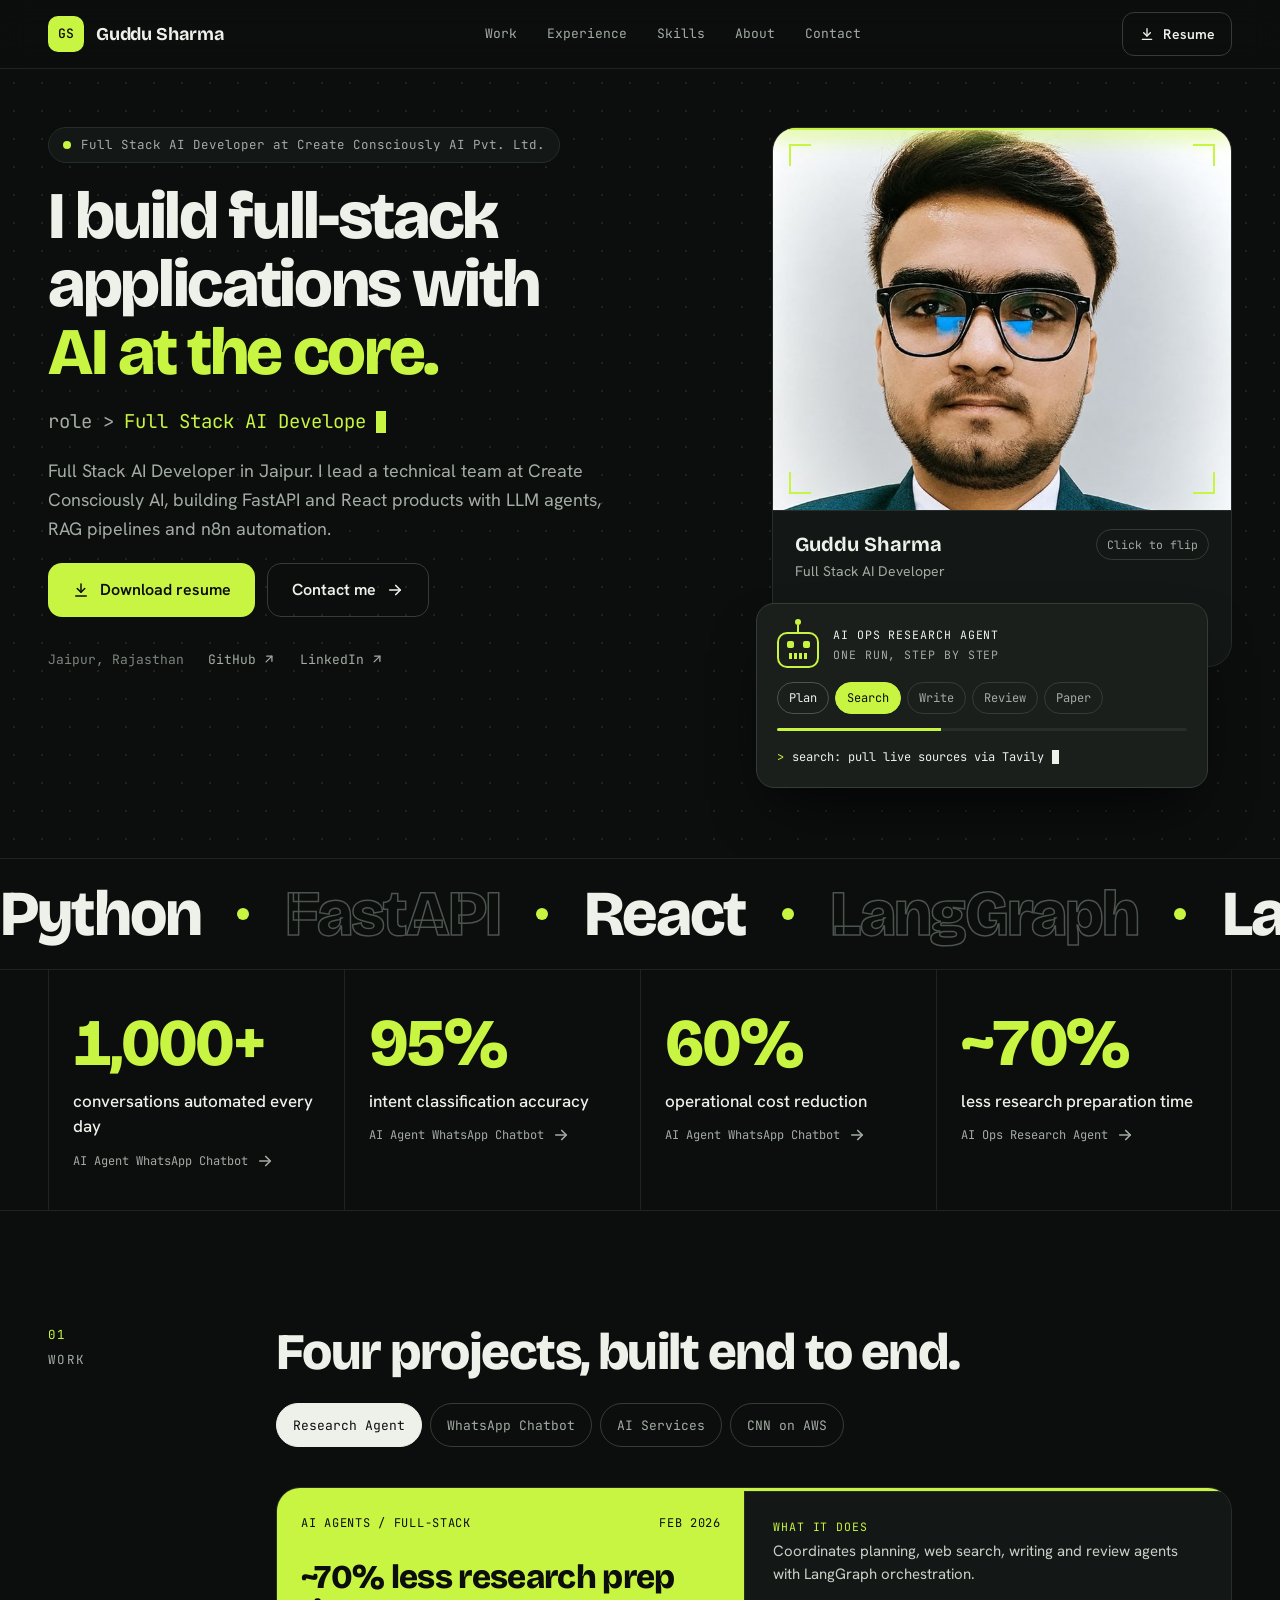
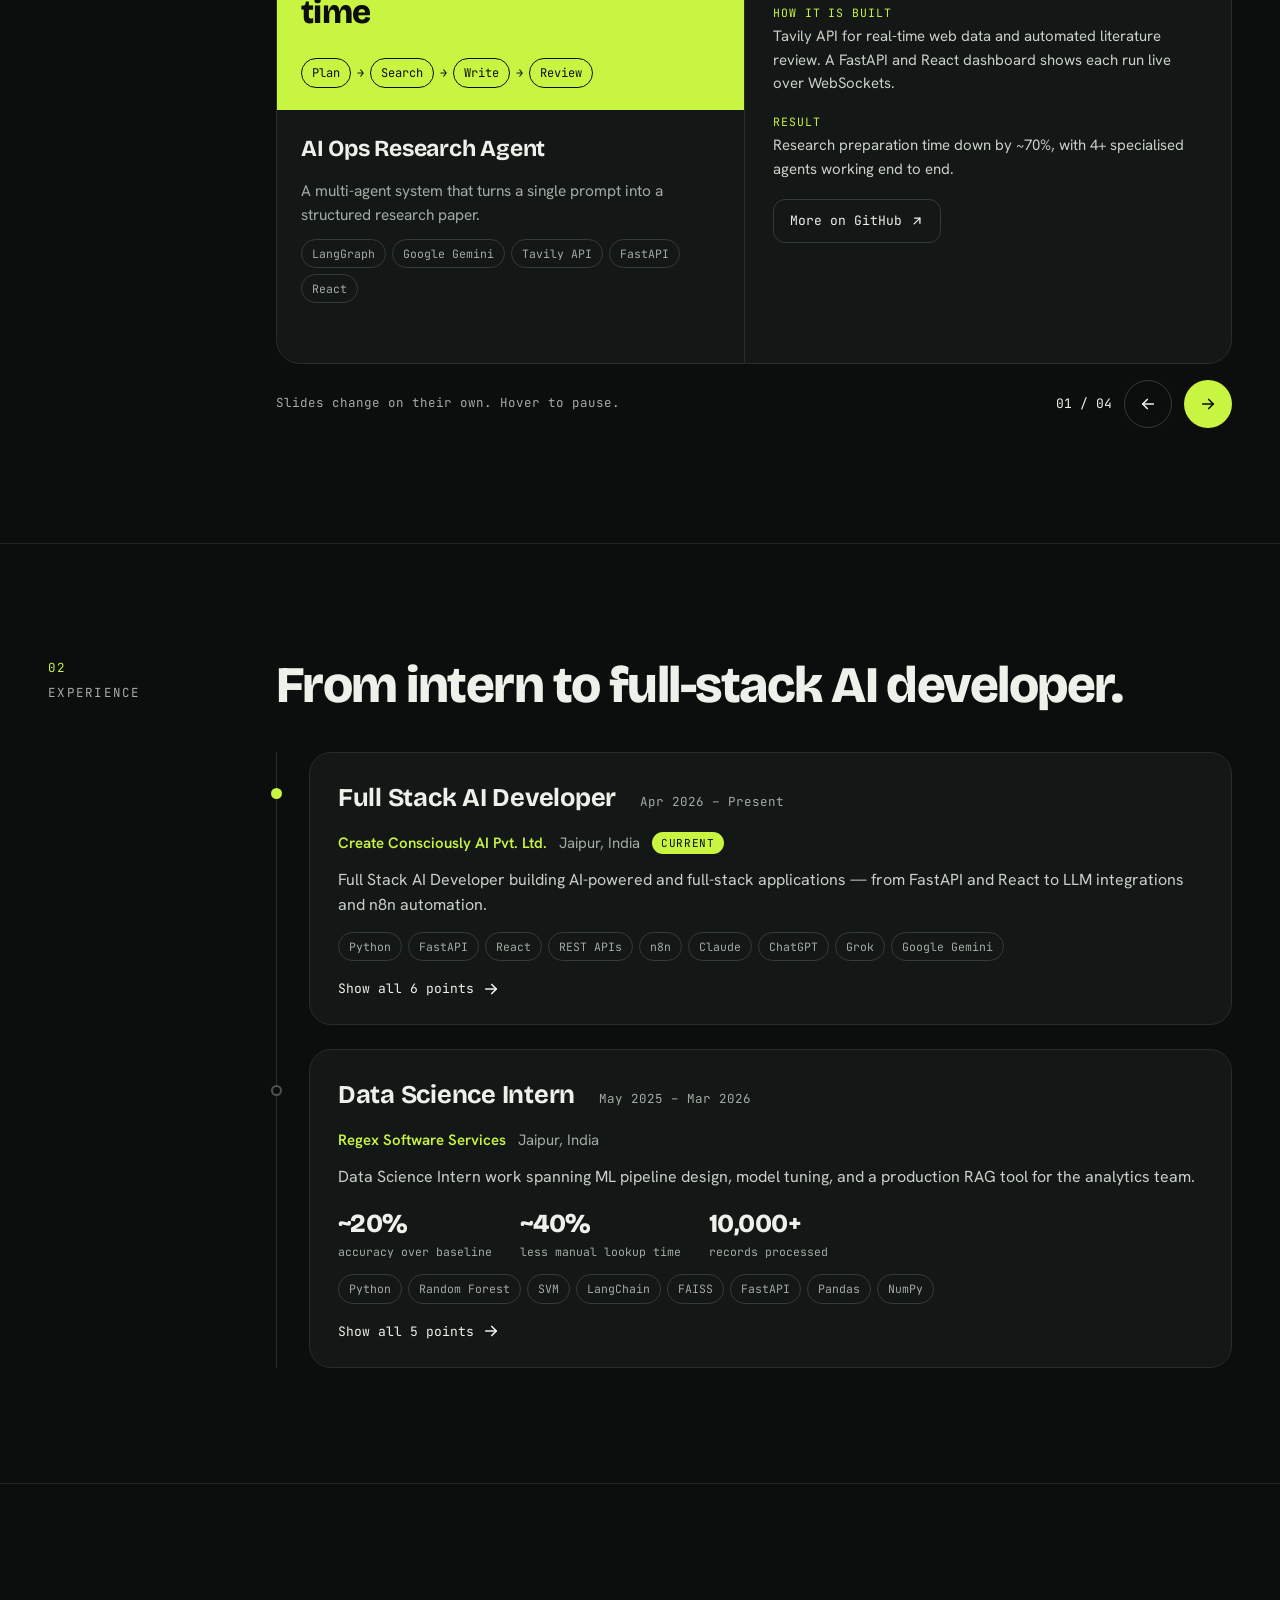
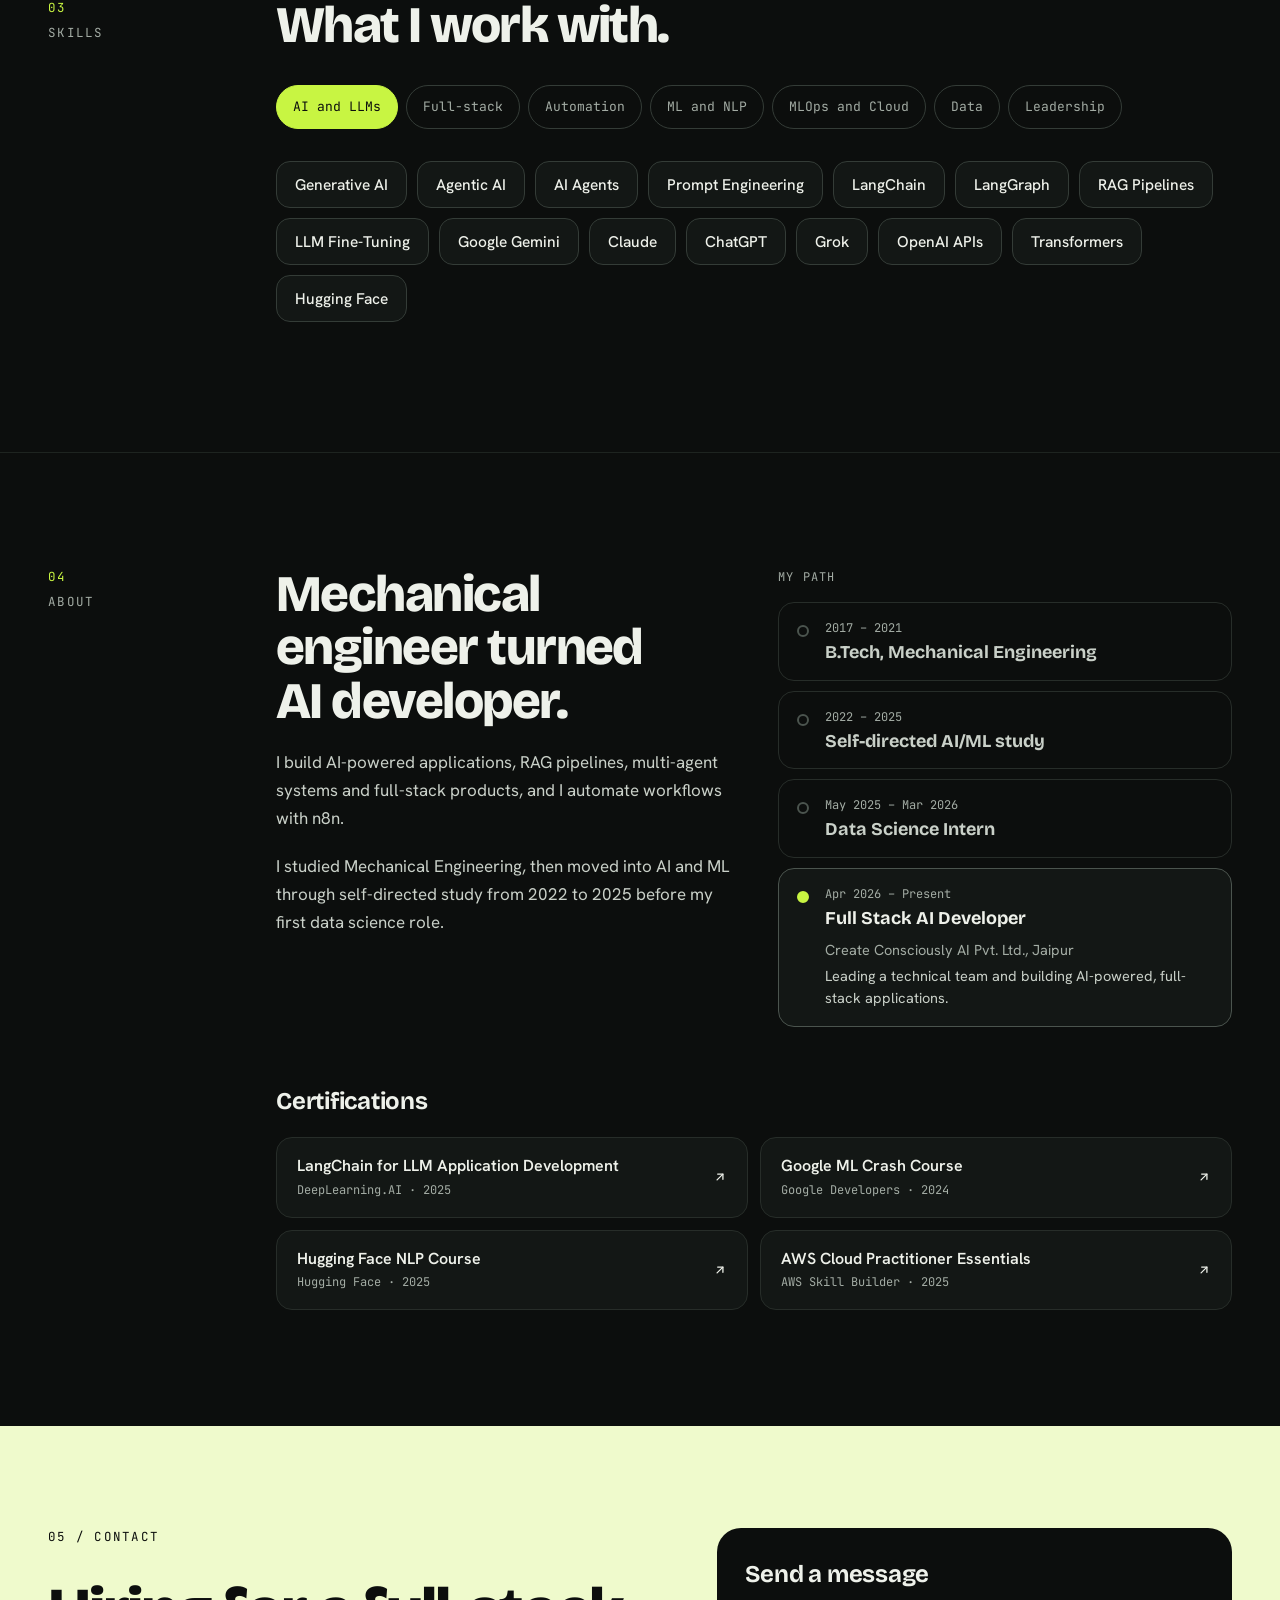
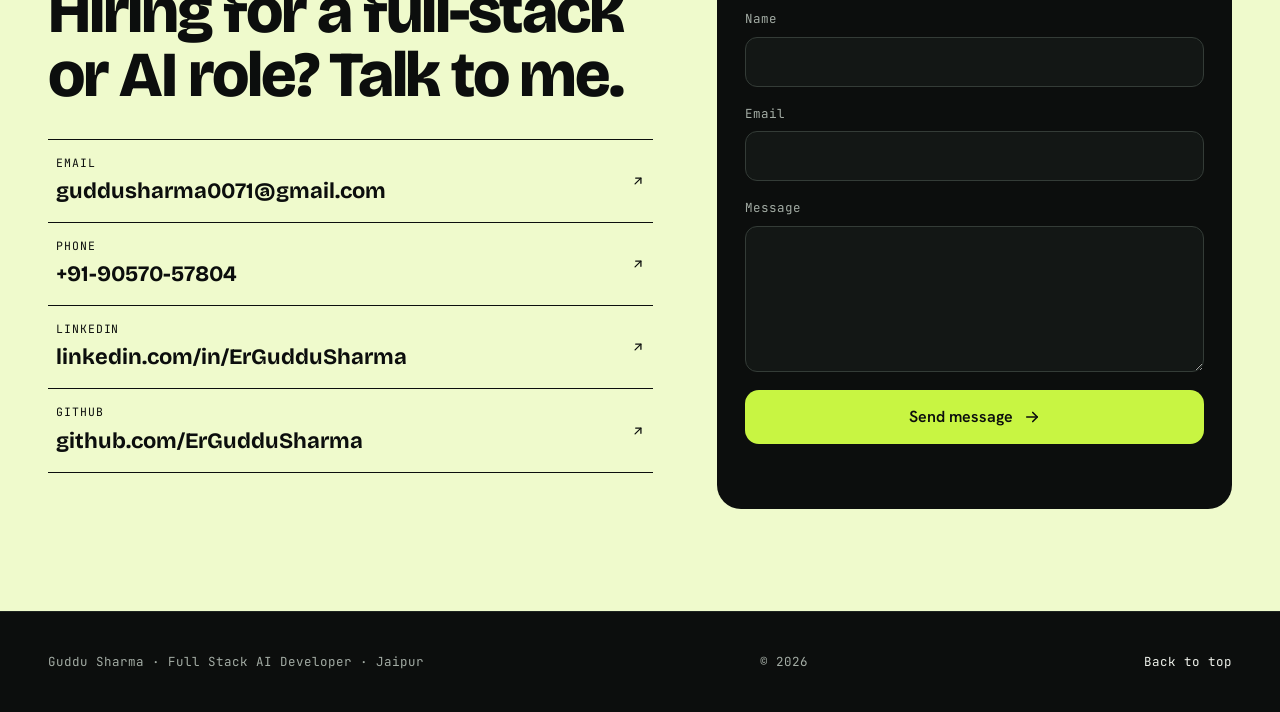
<file: index.html>
<!DOCTYPE html>
<html lang="en">
<head>
    <meta charset="UTF-8">
    <meta name="viewport" content="width=device-width, initial-scale=1.0">
    <title>Guddu Sharma — Full Stack AI Developer</title>
    <meta name="description" content="Guddu Sharma — Full Stack AI Developer in Jaipur. Leading a technical team, building AI agents, RAG pipelines, and full-stack products with FastAPI, React, and n8n.">

    <link rel="canonical" href="https://erguddusharma.github.io/my_portfolio/">

    <meta property="og:type" content="website">
    <meta property="og:url" content="https://erguddusharma.github.io/my_portfolio/">
    <meta property="og:title" content="Guddu Sharma — Full Stack AI Developer">
    <meta property="og:description" content="Full Stack AI Developer in Jaipur. I lead a technical team at Create Consciously AI, building FastAPI and React products with LLM agents, RAG pipelines and n8n automation.">
    <meta property="og:image" content="https://erguddusharma.github.io/my_portfolio/guddu_img.jpeg">
    <meta name="twitter:card" content="summary">

    <link rel="icon" type="image/svg+xml" href="favicon.svg">

    <link rel="preconnect" href="https://fonts.googleapis.com">
    <link rel="preconnect" href="https://fonts.gstatic.com" crossorigin>
    <link href="https://fonts.googleapis.com/css2?family=Bricolage+Grotesque:opsz,wght@12..96,400..800&family=Hanken+Grotesk:wght@400;500;600&family=JetBrains+Mono:wght@400;500&display=swap" rel="stylesheet">
    <link rel="stylesheet" href="src/styles/main.css">
</head>
<body>
    <main id="app"></main>

    <script src="src/config.js"></script>
    <script src="src/data/profile.js"></script>
    <script src="src/data/experience.js"></script>
    <script src="src/data/education.js"></script>
    <script src="src/data/projects.js"></script>
    <script src="src/data/skills.js"></script>
    <script src="src/data/certifications.js"></script>
    <script src="src/main.js"></script>
</body>
</html>
</file>
<file: src/styles/main.css>
/* ============================================================
   Guddu Sharma — portfolio
   Design tokens, keyframes and hover rules carried over verbatim from
   design/portfolio-mockup-reference.html (the approved visual source).
   ============================================================ */

:root {
    --ground: #0C0E0D;
    --surface: #131715;
    --raised: #1A1F1C;

    --hair-1: #1E2420;
    --hair-2: #272D29;
    --hair-3: #343C37;
    --hair-4: #4B544E;

    --text: #EEF1EA;
    --text-dim: #7C857E;
    --secondary: #C9D0C8;
    --muted: #A3ACA4;

    --accent: #C8F542;
    --ink: #0C0E0D;

    --lime: #C8F542;
    --coral: #FF8266;
    --aqua: #5EDCE6;
    --amber: #FFBE55;

    /* mix(accent #C8F542, #FBFCF8, 24%) computed ahead of time since the
       accent is fixed on this site (the mockup's color-picker prop doesn't
       apply here). */
    --contact-bg: #EFFACC;

    --font-display: 'Bricolage Grotesque', 'Trebuchet MS', system-ui, sans-serif;
    --font-body: 'Hanken Grotesk', system-ui, sans-serif;
    --font-mono: 'JetBrains Mono', ui-monospace, Menlo, monospace;

    --container: 1280px;
    --edge: clamp(20px, 4vw, 48px);
    --section-pad: clamp(72px, 9vw, 128px);
    --rail: 180px;
}

* {
    box-sizing: border-box;
}

/* A class setting its own `display` (e.g. .btn-primary { display: inline-flex })
   otherwise beats the UA stylesheet's [hidden] rule on specificity, so an
   element's own `hidden` attribute silently stops working. Keep it working —
   this is what actually hides the resume buttons when the PDF is missing. */
[hidden] {
    display: none !important;
}

html {
    scroll-behavior: smooth;
}

body {
    margin: 0;
    background: var(--ground);
    color: var(--text);
    font-family: var(--font-body);
    font-size: 16px;
    line-height: 1.5;
    overflow-x: clip;
}

a {
    color: var(--text);
    text-decoration: none;
}

a:hover {
    color: #FFFFFF;
}

button {
    font: inherit;
    color: inherit;
    cursor: pointer;
    background: none;
    border: 0;
}

input, textarea {
    font: inherit;
}

img {
    max-width: 100%;
    display: block;
}

:focus-visible {
    outline: 2px solid var(--text);
    outline-offset: 3px;
}

.fd { font-family: var(--font-display); }
.fm { font-family: var(--font-mono); }

.container {
    max-width: var(--container);
    margin: 0 auto;
    padding: 0 var(--edge);
}

.visually-hidden {
    position: absolute;
    width: 1px;
    height: 1px;
    padding: 0;
    margin: -1px;
    overflow: hidden;
    clip: rect(0, 0, 0, 0);
    white-space: nowrap;
    border: 0;
}

/* ---------- Hover / interaction classes (verbatim from the mockup) ---------- */

.btn {
    transition: transform .2s cubic-bezier(.2,.8,.2,1), box-shadow .2s, background-color .2s;
}
.btn:hover { transform: translateY(-3px); box-shadow: 0 14px 30px -14px rgba(0,0,0,.9); }
.btn:active { transform: scale(.96); }
.ghost:hover { background-color: var(--raised) !important; }

.navl { transition: color .2s; }
.navl:hover { color: #FFFFFF !important; }

.card {
    transition: transform .35s cubic-bezier(.2,.8,.2,1), border-color .35s, box-shadow .35s;
}
.card:hover { transform: translateY(-6px); border-color: var(--hair-4) !important; box-shadow: 0 30px 60px -30px rgba(0,0,0,.9); }
.card:active { transform: translateY(-2px) scale(.995); }

.spot { position: relative; }
.spot::after {
    content: "";
    position: absolute;
    inset: 0;
    border-radius: inherit;
    pointer-events: none;
    opacity: 0;
    transition: opacity .3s;
    background: radial-gradient(380px circle at var(--mx,50%) var(--my,0px), rgba(255,255,255,.09), transparent 65%);
}
.spot:hover::after { opacity: 1; }

.arr, .arx, .num, .rowin { transition: transform .25s cubic-bezier(.2,.8,.2,1); }
.card:hover .arr, .btn:hover .arr, .pick:hover .arr { transform: translateX(5px); }
.navl:hover .arx, .cert:hover .arx, .row:hover .arx, .card:hover .arx { transform: translate(3px,-3px); }

.imp { transition: background-color .25s; }
.imp:hover { background-color: var(--surface); }
.imp:hover .num { transform: translateY(-6px); }
.imp:hover .arr { transform: translateX(5px); }

.pick { transition: background-color .25s, border-color .25s, color .25s, transform .2s; }
.pick:hover { transform: translateY(-2px); }
.pick:active { transform: scale(.97); }

.cert { transition: background-color .25s, border-color .25s, transform .25s; }
.cert:hover { background-color: var(--raised) !important; border-color: var(--hair-4) !important; transform: translateX(6px); }

.row { transition: background-color .25s; }
.row:hover { background-color: rgba(12,14,13,.08); }
.row:hover .rowin { transform: translateX(10px); }

.fc { animation: chipOn 5s linear infinite; }
.outline { color: transparent; -webkit-text-stroke: 1.5px var(--hair-4); }

@keyframes chipOn { 0%,18% { background-color: var(--ground); color: var(--text); } 22%,100% { background-color: transparent; color: var(--ground); } }
@keyframes rise { from { opacity: 0; transform: translateY(36px); } to { opacity: 1; transform: none; } }
@keyframes fromL { from { opacity: 0; transform: translateX(-64px); } to { opacity: 1; transform: none; } }
@keyframes fromR { from { opacity: 0; transform: translateX(64px); } to { opacity: 1; transform: none; } }
@keyframes popA { from { opacity: 0; transform: translateY(10px) scale(.94); } to { opacity: 1; transform: none; } }
@keyframes popB { from { opacity: 0; transform: translateY(10px) scale(.94); } to { opacity: 1; transform: none; } }
@keyframes pulse { 0% { box-shadow: 0 0 0 0 rgba(238,241,234,.5); } 100% { box-shadow: 0 0 0 12px rgba(238,241,234,0); } }
@keyframes bob { 0%,100% { transform: translateY(0); } 50% { transform: translateY(-10px); } }
@keyframes marq { from { transform: translateX(0); } to { transform: translateX(-50%); } }

.rise { animation: rise .9s cubic-bezier(.2,.8,.2,1) both; }
.inR { animation: fromR 1s cubic-bezier(.2,.8,.2,1) both; }
.reveal { animation: rise .45s cubic-bezier(.2,.8,.2,1) both; }
.bob { animation: bob 6s ease-in-out infinite; }
.pulse { animation: pulse 1.8s ease-out infinite; }
.marq { animation: marq 38s linear infinite; }
.marqwrap:hover .marq { animation-play-state: paused; }

.cur { animation: blink 1s steps(1) infinite; }
.eye { animation: blinkEye 4.2s infinite; }
.eq { transform-origin: center bottom; animation: eq .9s ease-in-out infinite; }
.scan { animation: scan 3.6s cubic-bezier(.4,0,.6,1) infinite; }
.stream { animation: stream 7s linear infinite; }

.shine { position: relative; overflow: hidden; }
.shine::after {
    content: "";
    position: absolute;
    top: 0; left: -70%;
    width: 45%; height: 100%;
    background: linear-gradient(100deg, transparent, rgba(255,255,255,.6), transparent);
    transform: skewX(-20deg);
    transition: left .65s;
    pointer-events: none;
}
.shine:hover::after { left: 125%; }

.chip { transition: transform .2s, border-color .2s, background-color .2s; }
.chip:hover { transform: translateY(-3px); border-color: var(--text) !important; background-color: var(--raised) !important; }

@keyframes blink { 0%,49% { opacity: 1; } 50%,100% { opacity: 0; } }
@keyframes blinkEye { 0%,91%,100% { transform: scaleY(1); } 95% { transform: scaleY(.1); } }
@keyframes eq { 0%,100% { transform: scaleY(.3); } 50% { transform: scaleY(1); } }
@keyframes scan { 0% { top: 0; opacity: 0; } 8%,92% { opacity: 1; } 100% { top: 100%; opacity: 0; } }
@keyframes stream { from { transform: translateX(-220px); } to { transform: translateX(100vw); } }
@keyframes typeA { from { max-width: 0; } to { max-width: 22ch; } }
@keyframes typeB { from { max-width: 0; } to { max-width: 22ch; } }
@keyframes typeC { from { max-width: 0; } to { max-width: 38ch; } }
@keyframes typeD { from { max-width: 0; } to { max-width: 38ch; } }
@keyframes progA { from { transform: scaleX(0); } to { transform: scaleX(1); } }
@keyframes progB { from { transform: scaleX(0); } to { transform: scaleX(1); } }

@supports (animation-timeline: view()) {
    .sv { animation: rise linear both; animation-timeline: view(); animation-range: entry 0% entry 55%; }
    .svl { animation: fromL linear both; animation-timeline: view(); animation-range: entry 0% entry 60%; }
    .svr { animation: fromR linear both; animation-timeline: view(); animation-range: entry 0% entry 60%; }
}

/* IntersectionObserver fallback for browsers without scroll-timeline support
   (main.js adds .sv-poly/.svl-poly/.svr-poly only when @supports fails). */
.sv-poly { opacity: 0; }
.sv-poly.in-view { animation: rise .7s cubic-bezier(.2,.8,.2,1) both; }
.svl-poly { opacity: 0; }
.svl-poly.in-view { animation: fromL .7s cubic-bezier(.2,.8,.2,1) both; }
.svr-poly { opacity: 0; }
.svr-poly.in-view { animation: fromR .7s cubic-bezier(.2,.8,.2,1) both; }

@media (prefers-reduced-motion: reduce) {
    *, *::before, *::after { animation: none !important; transition: none !important; }
    html { scroll-behavior: auto; }
    .sv, .svl, .svr, .sv-poly, .svl-poly, .svr-poly { opacity: 1 !important; }
}

/* ---------- Header ---------- */

header {
    position: sticky;
    top: 0;
    z-index: 20;
    background: rgba(12,14,13,.86);
    backdrop-filter: blur(14px);
    border-bottom: 1px solid var(--hair-1);
}

.header-inner {
    max-width: var(--container);
    margin: 0 auto;
    padding: 12px var(--edge);
    display: flex;
    flex-wrap: wrap;
    align-items: center;
    justify-content: space-between;
    gap: 8px 24px;
}

.brand {
    display: flex;
    align-items: center;
    gap: 12px;
    min-height: 44px;
}

.brand-mark {
    display: flex;
    align-items: center;
    justify-content: center;
    width: 36px;
    height: 36px;
    border-radius: 10px;
    background: var(--accent);
    color: var(--ink);
    font-size: 13px;
    font-weight: 500;
}

.brand-name {
    font-size: 18px;
    font-weight: 700;
    letter-spacing: -0.01em;
}

.nav-links {
    display: flex;
    flex-wrap: wrap;
    align-items: center;
    gap: 2px;
}

.nav-links a {
    display: inline-flex;
    align-items: center;
    min-height: 44px;
    padding: 0 14px;
    font-size: 13px;
    color: var(--muted);
}

.resume-btn-ghost {
    display: inline-flex;
    align-items: center;
    gap: 8px;
    min-height: 44px;
    padding: 0 16px;
    border: 1px solid var(--hair-3);
    border-radius: 12px;
    background: transparent;
    color: var(--text);
    font-size: 14px;
    font-weight: 600;
}

.mobile-menu-btn {
    display: none;
    align-items: center;
    justify-content: center;
    width: 44px;
    height: 44px;
    border: 1px solid var(--hair-3);
    border-radius: 10px;
    background: transparent;
    color: var(--text);
}

.mobile-nav-panel {
    display: none;
    flex-direction: column;
    border-top: 1px solid var(--hair-1);
    background: var(--ground);
}
.mobile-nav-panel.is-open { display: flex; }
.mobile-nav-panel a {
    min-height: 48px;
    display: flex;
    align-items: center;
    padding: 0 var(--edge);
    font-size: 14px;
    color: var(--muted);
    border-top: 1px solid var(--hair-1);
}
.mobile-nav-panel a:first-child { border-top: 0; }

/* ---------- Hero ---------- */

.hero {
    position: relative;
    overflow: hidden;
    background-image: radial-gradient(var(--hair-1) 1px, transparent 1px);
    background-size: 28px 28px;
}

.stream-line {
    position: absolute;
    left: 0;
    height: 1px;
    background: linear-gradient(90deg, transparent, var(--accent));
    transform: translateX(-220px);
}

.hero-inner {
    position: relative;
    max-width: var(--container);
    margin: 0 auto;
    padding: clamp(32px, 4.5vw, 64px) var(--edge) clamp(40px, 5.5vw, 72px);
    display: flex;
    flex-wrap: wrap;
    align-items: flex-start;
    gap: 56px 72px;
}

.hero-copy {
    flex: 1.25 1 520px;
    min-width: 0;
    display: flex;
    flex-direction: column;
    align-items: flex-start;
    gap: 20px;
}

.status-chip {
    display: flex;
    align-items: center;
    gap: 10px;
    padding: 8px 14px;
    border: 1px solid var(--hair-2);
    border-radius: 999px;
    background: var(--surface);
    font-size: 12.5px;
    color: var(--muted);
}
.status-dot {
    flex: 0 0 8px;
    width: 8px;
    height: 8px;
    border-radius: 50%;
    background: var(--accent);
}

.hero-title {
    margin: 0;
    font-size: clamp(40px, 5.2vw, 74px);
    line-height: 1.02;
    letter-spacing: -0.035em;
    font-weight: 800;
    text-wrap: balance;
}
.hero-title .accent { color: var(--accent); }

.role-line {
    display: flex;
    align-items: center;
    gap: 10px;
    min-height: 30px;
    font-size: clamp(15px, 1.5vw, 19px);
}
.role-line .role-prefix { color: var(--muted); }
.role-line .role-value {
    display: inline-block;
    overflow: hidden;
    white-space: nowrap;
    color: var(--accent);
    max-width: 0;
}
.type-cursor {
    flex: 0 0 10px;
    width: 10px;
    height: 22px;
    background: var(--accent);
}

.hero-desc {
    margin: 0;
    max-width: 560px;
    font-size: 18px;
    line-height: 1.6;
    color: var(--muted);
}

.hero-actions {
    display: flex;
    flex-wrap: wrap;
    gap: 12px;
}

.btn-primary {
    display: inline-flex;
    align-items: center;
    gap: 10px;
    min-height: 54px;
    padding: 0 24px;
    border: 0;
    border-radius: 14px;
    background: var(--accent);
    color: var(--ink);
    font-size: 16px;
    font-weight: 600;
}
.btn-secondary {
    display: inline-flex;
    align-items: center;
    gap: 10px;
    min-height: 54px;
    padding: 0 24px;
    border: 1px solid var(--hair-3);
    border-radius: 14px;
    background: transparent;
    color: var(--text);
    font-size: 16px;
    font-weight: 600;
}

.hero-meta {
    display: flex;
    flex-wrap: wrap;
    align-items: center;
    gap: 0 24px;
    font-size: 13px;
}
.hero-meta .loc { color: var(--text-dim); }
.hero-meta a {
    display: inline-flex;
    align-items: center;
    gap: 6px;
    min-height: 44px;
    color: var(--muted);
}

/* ---------- Profile card + agent panel ---------- */

.hero-visual {
    flex: 1 1 380px;
    max-width: 460px;
    min-width: 0;
    display: flex;
    flex-direction: column;
}

.flip-wrap { perspective: 1400px; }

.profile-card-btn {
    display: block;
    position: relative;
    width: 100%;
    height: 540px;
    padding: 0;
    border: 0;
    background: transparent;
    text-align: left;
    transform-style: preserve-3d;
    transition: transform .8s cubic-bezier(.2,.8,.2,1);
}
.profile-card-btn.is-flipped { transform: rotateY(180deg); }

.card-face {
    position: absolute;
    inset: 0;
    backface-visibility: hidden;
    border-radius: 24px;
}

.card-front {
    display: flex;
    flex-direction: column;
    overflow: hidden;
    border: 1px solid var(--hair-2);
    background: var(--surface);
}

.photo-area {
    position: relative;
    overflow: hidden;
    flex: 1;
}
.photo-area img {
    width: 100%;
    height: 100%;
    object-fit: cover;
    object-position: center top;
}
.scan-line {
    position: absolute;
    left: 0; right: 0; top: 0;
    height: 2px;
    background: var(--accent);
    box-shadow: 0 0 22px 4px var(--accent);
}
.corner {
    position: absolute;
    width: 22px;
    height: 22px;
    border-color: var(--accent);
    border-style: solid;
    border-width: 0;
}
.corner-tl { left: 16px; top: 16px; border-left-width: 2px; border-top-width: 2px; }
.corner-tr { right: 16px; top: 16px; border-right-width: 2px; border-top-width: 2px; }
.corner-bl { left: 16px; bottom: 16px; border-left-width: 2px; border-bottom-width: 2px; }
.corner-br { right: 16px; bottom: 16px; border-right-width: 2px; border-bottom-width: 2px; }

.card-front-footer {
    display: flex;
    justify-content: space-between;
    align-items: flex-start;
    gap: 12px;
    padding: 18px 22px 84px;
    border-top: 1px solid var(--hair-2);
}
.card-front-footer .name { font-size: 20px; font-weight: 700; }
.card-front-footer .role { font-size: 14px; color: var(--muted); }
.flip-hint {
    padding: 6px 10px;
    border: 1px solid var(--hair-3);
    border-radius: 999px;
    font-size: 11.5px;
    color: var(--muted);
    white-space: nowrap;
}

.card-back {
    transform: rotateY(180deg);
    display: flex;
    flex-direction: column;
    gap: 18px;
    padding: 26px 26px 84px;
    background: var(--accent);
    color: var(--ink);
}
.card-back .qf-label { font-size: 12px; text-transform: uppercase; letter-spacing: .1em; }
.qf-row { display: flex; flex-direction: column; gap: 2px; }
.qf-row .qf-key { font-size: 11.5px; }
.qf-row .qf-val { font-size: 19px; font-weight: 700; line-height: 1.2; }
.qf-row.email .qf-val { font-size: 17px; overflow-wrap: anywhere; }

.agent-panel {
    position: relative;
    z-index: 2;
    margin: -64px 24px 0 -16px;
    padding: 18px 20px;
    display: flex;
    flex-direction: column;
    gap: 14px;
    border-radius: 18px;
    background: var(--raised);
    border: 1px solid var(--hair-3);
    box-shadow: 0 30px 60px -20px rgba(0,0,0,.85);
}
.agent-head-row { display: flex; align-items: center; gap: 14px; }
.robot-head {
    position: relative;
    flex: 0 0 42px;
    width: 42px;
    height: 36px;
    margin-top: 10px;
    display: flex;
    flex-direction: column;
    align-items: center;
    justify-content: center;
    gap: 5px;
    border-radius: 10px;
    border: 2px solid var(--accent);
}
.robot-antenna-stem {
    position: absolute;
    left: 50%;
    top: -9px;
    width: 2px;
    height: 7px;
    margin-left: -1px;
    background: var(--accent);
}
.robot-antenna-tip {
    position: absolute;
    left: 50%;
    top: -15px;
    width: 6px;
    height: 6px;
    margin-left: -3px;
    border-radius: 50%;
    background: var(--accent);
}
.robot-eyes { display: flex; gap: 9px; }
.robot-eyes .eye { width: 7px; height: 7px; border-radius: 2px; background: var(--accent); }
.robot-eq { display: flex; align-items: flex-end; gap: 2px; height: 6px; }
.robot-eq .eq { width: 3px; height: 6px; background: var(--accent); }
.agent-label { display: flex; flex-direction: column; gap: 2px; min-width: 0; font-size: 11.5px; text-transform: uppercase; letter-spacing: .08em; color: var(--muted); }
.agent-label .agent-title { color: var(--text); }

.step-chips { display: flex; flex-wrap: wrap; gap: 6px; }
.step-chip {
    padding: 6px 11px;
    border-radius: 999px;
    font-size: 12px;
    border: 1px solid var(--hair-3);
    background: transparent;
    color: var(--muted);
    transition: background-color .4s, color .4s, border-color .4s;
}
.step-chip.is-on { background: var(--accent); color: var(--ink); border-color: var(--accent); }
.step-chip.is-done { color: var(--text); border-color: var(--hair-4); }

.run-bar {
    height: 3px;
    border-radius: 3px;
    background: var(--hair-2);
    overflow: hidden;
}
.run-bar-fill {
    height: 100%;
    background: var(--accent);
    transition: width .6s cubic-bezier(.2,.8,.2,1);
}

.agent-log {
    display: flex;
    align-items: center;
    gap: 8px;
    min-height: 24px;
    font-size: 12px;
    color: var(--text);
}
.agent-log .prompt-chevron { color: var(--accent); }
.agent-log .log-text {
    display: inline-block;
    overflow: hidden;
    white-space: nowrap;
    max-width: 0;
}
.agent-cursor {
    flex: 0 0 7px;
    width: 7px;
    height: 14px;
    background: var(--text);
}

/* ---------- Marquee ---------- */

.marqwrap {
    overflow: hidden;
    border-top: 1px solid var(--hair-1);
    border-bottom: 1px solid var(--hair-1);
    padding: 20px 0;
}
.marq-track {
    display: flex;
    width: max-content;
    font-size: clamp(34px, 5vw, 66px);
    font-weight: 800;
    letter-spacing: -0.03em;
    line-height: 1.1;
    white-space: nowrap;
}
.marq-set {
    display: flex;
    align-items: center;
    gap: 36px;
    padding-right: 36px;
}
.marq-dot {
    width: 12px;
    height: 12px;
    border-radius: 50%;
    background: var(--accent);
    flex-shrink: 0;
}

/* ---------- Impact numbers ---------- */

.impact-section { border-bottom: 1px solid var(--hair-1); }
.impact-grid {
    max-width: var(--container);
    margin: 0 auto;
    padding: 0 var(--edge);
    display: grid;
    grid-template-columns: repeat(auto-fit, minmax(min(240px, 100%), 1fr));
}
.impact-tile {
    display: flex;
    flex-direction: column;
    gap: 12px;
    padding: 40px 24px;
    border-left: 1px solid var(--hair-1);
    color: var(--text);
}
.impact-tile:last-child { border-right: 1px solid var(--hair-1); }
.impact-num {
    font-size: clamp(44px, 5.2vw, 78px);
    font-weight: 800;
    letter-spacing: -0.04em;
    line-height: 1;
    color: var(--accent);
    font-variant-numeric: tabular-nums;
}
.impact-label { font-size: 17px; font-weight: 500; }
.impact-source {
    display: inline-flex;
    align-items: center;
    gap: 8px;
    font-size: 12px;
    color: var(--muted);
}

/* ---------- Section rail layout (Work / Experience / Skills / About) ---------- */

.section-block {
    padding: var(--section-pad) 0;
    border-top: 1px solid var(--hair-1);
    /* .svl/.svr children sit at their pre-entry translateX(+-64px) offset
       until animation-timeline: view() brings them into range, which
       otherwise pushes the document wider than the viewport. clip (not
       hidden) contains that without creating a new scroll container, so
       the sticky rail label keeps sticking to the real viewport. */
    overflow: clip;
}
.section-block.no-border { border-top: 0; }
.section-inner {
    max-width: var(--container);
    margin: 0 auto;
    padding: 0 var(--edge);
    display: flex;
    flex-wrap: wrap;
    gap: 24px 48px;
}
.section-rail {
    flex: 0 0 var(--rail);
    min-width: 0;
}
.section-rail-label {
    position: sticky;
    top: 100px;
    display: flex;
    flex-direction: column;
    gap: 6px;
    font-size: 12.5px;
    text-transform: uppercase;
    letter-spacing: .1em;
    color: var(--muted);
}
.section-rail-label .num { color: var(--accent); }
.section-main {
    flex: 999 1 560px;
    min-width: 0;
    display: flex;
    flex-direction: column;
    gap: 40px;
}
.section-heading {
    margin: 0;
    font-size: clamp(32px, 4vw, 54px);
    font-weight: 800;
    line-height: 1.04;
    letter-spacing: -0.03em;
    text-wrap: balance;
}

.pill-row { display: flex; flex-wrap: wrap; gap: 8px; }
.pill-btn {
    min-height: 44px;
    padding: 0 16px;
    border-radius: 999px;
    border: 1px solid var(--hair-3);
    background: transparent;
    color: var(--muted);
    font-size: 13px;
}

/* ---------- Work / slideshow ---------- */

.slideshow {
    position: relative;
    overflow: hidden;
    border-radius: 24px;
    border: 1px solid var(--hair-2);
    background: var(--surface);
    scroll-margin-top: 220px;
}
.slideshow-progress-track { height: 4px; background: var(--hair-2); }
.slideshow-progress-fill {
    height: 100%;
    background: var(--accent);
    transform-origin: left center;
    transform: scaleX(0);
}
.slideshow-progress-fill.animate { animation: progA 5.2s linear both; }
.slideshow-progress-fill.paused { animation-play-state: paused; }

.slide-track {
    display: flex;
    transition: transform .75s cubic-bezier(.2,.8,.2,1);
}
.slide {
    flex: 0 0 100%;
    min-width: 0;
    display: flex;
    visibility: hidden;
}
.slide.is-active { visibility: visible; }
.slide article { flex: 1; min-width: 0; display: flex; flex-wrap: wrap; }

.slide-colorblock {
    flex: 1 1 340px;
    min-width: 0;
    display: flex;
    flex-direction: column;
}
.slide-hero {
    display: flex;
    flex-direction: column;
    justify-content: space-between;
    gap: 28px;
    min-height: 216px;
    padding: 22px 24px;
    color: var(--ink);
}
.slide-hero-meta {
    display: flex;
    justify-content: space-between;
    gap: 12px;
    font-size: 12px;
    text-transform: uppercase;
    letter-spacing: .06em;
}
.slide-headline {
    font-size: clamp(26px, 2.6vw, 34px);
    font-weight: 800;
    line-height: 1.05;
    letter-spacing: -0.02em;
}
.flow-row {
    display: flex;
    flex-wrap: wrap;
    align-items: center;
    gap: 6px;
    font-size: 12px;
}
.flow-chip {
    padding: 5px 10px;
    border: 1.5px solid var(--ink);
    border-radius: 999px;
}

.slide-summary-block {
    flex: 1;
    display: flex;
    flex-direction: column;
    gap: 12px;
    padding: 22px 24px 24px;
}
.slide-title { font-size: 23px; font-weight: 700; letter-spacing: -0.01em; }
.slide-summary { font-size: 15.5px; line-height: 1.55; color: var(--muted); }
.slide-tech { display: flex; flex-wrap: wrap; gap: 6px; font-size: 11.5px; color: var(--muted); }
.tech-tag { padding: 5px 10px; border: 1px solid var(--hair-3); border-radius: 999px; }

.slide-case {
    flex: 1.15 1 340px;
    min-width: 0;
    display: flex;
    flex-direction: column;
    gap: 18px;
    margin: -1px 0 0 -1px;
    padding: 26px 28px 28px;
    border-left: 1px solid var(--hair-2);
    border-top: 1px solid var(--hair-2);
}
.case-field { display: flex; flex-direction: column; gap: 4px; }
.case-label { font-size: 11.5px; text-transform: uppercase; letter-spacing: .08em; }
.case-text { font-size: 15px; line-height: 1.55; color: var(--secondary); }
.case-link {
    align-self: flex-start;
    display: inline-flex;
    align-items: center;
    gap: 8px;
    min-height: 44px;
    padding: 0 16px;
    border: 1px solid var(--hair-3);
    border-radius: 12px;
    font-size: 13px;
    color: var(--text);
}

.slideshow-controls {
    display: flex;
    flex-wrap: wrap;
    align-items: center;
    justify-content: space-between;
    gap: 12px 24px;
}
.slideshow-hint { font-size: 12.5px; color: var(--muted); }
.slideshow-nav { display: flex; align-items: center; gap: 12px; }
.slide-counter { font-size: 13px; color: var(--text); font-variant-numeric: tabular-nums; }
.nav-circle {
    display: inline-flex;
    align-items: center;
    justify-content: center;
    width: 48px;
    height: 48px;
    padding: 0;
    border-radius: 50%;
    border: 1px solid var(--hair-3);
    background: transparent;
    color: var(--text);
}
.nav-circle.next {
    border: 0;
    background: var(--accent);
    color: var(--ink);
}

/* ---------- Experience ---------- */

.timeline {
    display: flex;
    flex-direction: column;
    gap: 24px;
    padding-left: 32px;
    border-left: 1px solid var(--hair-2);
}
.timeline-item { position: relative; }
.timeline-dot {
    position: absolute;
    left: -38px;
    top: 36px;
    width: 11px;
    height: 11px;
    border-radius: 50%;
}
.timeline-dot.is-current { background: var(--accent); }
.timeline-dot.is-past { background: var(--ground); border: 2px solid var(--hair-4); }

.exp-card {
    position: relative;
    overflow: hidden;
    border-radius: 22px;
    background: var(--surface);
    border: 1px solid var(--hair-2);
}
.exp-card-trigger {
    display: flex;
    flex-direction: column;
    gap: 14px;
    width: 100%;
    padding: 26px 28px;
    border: 0;
    background: transparent;
    text-align: left;
}
.exp-head-row {
    display: flex;
    flex-wrap: wrap;
    justify-content: space-between;
    align-items: baseline;
    gap: 6px 24px;
}
.exp-role { font-size: clamp(21px, 2vw, 26px); font-weight: 700; letter-spacing: -0.01em; }
.exp-date { font-size: 12.5px; color: var(--muted); }
.exp-meta-row { display: flex; flex-wrap: wrap; align-items: center; gap: 6px 12px; font-size: 15px; }
.exp-company { color: var(--accent); font-weight: 600; }
.exp-location { color: var(--muted); }
.exp-current-badge {
    padding: 3px 9px;
    border-radius: 999px;
    background: var(--accent);
    color: var(--ink);
    font-size: 11px;
    text-transform: uppercase;
    letter-spacing: .06em;
}
.exp-summary { font-size: 16px; line-height: 1.55; color: var(--secondary); }
.exp-tags { display: flex; flex-wrap: wrap; gap: 6px; font-size: 11.5px; color: var(--muted); }
.exp-stats { display: flex; flex-wrap: wrap; gap: 10px 28px; }
.exp-stat { display: flex; flex-direction: column; }
.exp-stat-value { font-size: 26px; font-weight: 800; letter-spacing: -0.02em; }
.exp-stat-label { font-size: 11.5px; color: var(--muted); }
.exp-toggle-label {
    display: inline-flex;
    align-items: center;
    gap: 8px;
    padding-top: 4px;
    font-size: 13px;
    color: var(--text);
}

.exp-details {
    display: grid;
    grid-template-rows: 0fr;
    transition: grid-template-rows .3s cubic-bezier(.2,.8,.2,1);
    border-top: 0 solid var(--hair-2);
}
.exp-details.is-open { grid-template-rows: 1fr; border-top-width: 1px; }
.exp-details-inner { overflow: hidden; }
.exp-list {
    margin: 0;
    padding: 22px 28px 28px 48px;
    display: flex;
    flex-direction: column;
    gap: 10px;
    font-size: 15.5px;
    line-height: 1.55;
    color: var(--secondary);
}

/* ---------- Skills ---------- */

.skills-cloud {
    display: flex;
    flex-wrap: wrap;
    align-content: flex-start;
    gap: 10px;
    min-height: 176px;
}
.skill-chip {
    padding: 11px 18px;
    border: 1px solid var(--hair-3);
    border-radius: 14px;
    background: var(--surface);
    font-size: 15.5px;
    font-weight: 500;
}

/* ---------- About ---------- */

.about-top { display: flex; flex-wrap: wrap; gap: 40px 48px; }
.about-copy { flex: 1 1 360px; min-width: 0; display: flex; flex-direction: column; gap: 20px; }
.about-copy p { margin: 0; font-size: 17px; line-height: 1.65; color: var(--secondary); }
.own-words {
    margin: 0;
    padding: 16px 18px;
    border: 1px dashed var(--hair-4);
    border-radius: 14px;
    font-size: 13px;
    line-height: 1.6;
    color: var(--muted);
}

.path-col { flex: 1 1 360px; min-width: 0; display: flex; flex-direction: column; gap: 10px; }
.path-label { padding-bottom: 6px; font-size: 12px; text-transform: uppercase; letter-spacing: .1em; color: var(--muted); }
.path-step {
    display: flex;
    gap: 16px;
    width: 100%;
    padding: 16px 18px;
    border: 1px solid var(--hair-2);
    border-radius: 16px;
    background: transparent;
    text-align: left;
}
.path-step.is-active { border-color: var(--hair-4); background: var(--surface); }
.path-dot {
    flex: 0 0 12px;
    height: 12px;
    margin-top: 6px;
    border-radius: 50%;
    border: 2px solid var(--hair-4);
    background: transparent;
}
.path-step.is-active .path-dot { border-color: var(--accent); background: var(--accent); }
.path-step-body { display: flex; flex-direction: column; gap: 4px; min-width: 0; }
.path-years { font-size: 12px; color: var(--muted); }
.path-title { font-size: 18px; font-weight: 700; line-height: 1.25; color: var(--secondary); }
.path-step.is-active .path-title { color: var(--text); }
.path-detail { display: flex; flex-direction: column; gap: 4px; padding-top: 6px; }
.path-org { font-size: 14.5px; color: var(--muted); }
.path-text { font-size: 14.5px; line-height: 1.55; color: var(--secondary); }

.certs-heading { margin: 0; font-size: 24px; font-weight: 700; letter-spacing: -0.01em; }
.certs-grid {
    display: grid;
    grid-template-columns: repeat(auto-fit, minmax(min(360px, 100%), 1fr));
    gap: 12px;
}
.cert-card {
    display: flex;
    justify-content: space-between;
    align-items: center;
    gap: 16px;
    padding: 18px 20px;
    border: 1px solid var(--hair-2);
    border-radius: 16px;
    background: var(--surface);
    color: var(--text);
}
.cert-info { display: flex; flex-direction: column; gap: 4px; min-width: 0; }
.cert-title { font-size: 16px; font-weight: 600; line-height: 1.3; }
.cert-org { font-size: 12px; color: var(--muted); }
.cert-static {
    display: flex;
    flex-direction: column;
    gap: 4px;
    padding: 18px 20px;
    border: 1px solid var(--hair-2);
    border-radius: 16px;
    background: var(--surface);
    color: var(--text);
}

/* ---------- Contact ---------- */

#contact {
    background: var(--contact-bg);
    color: var(--ink);
    scroll-margin-top: 60px;
    overflow: clip;
}
.contact-inner {
    max-width: var(--container);
    margin: 0 auto;
    padding: clamp(64px, 8vw, 112px) var(--edge);
    display: flex;
    flex-wrap: wrap;
    gap: 48px 64px;
}
.contact-left { flex: 1.2 1 420px; min-width: 0; display: flex; flex-direction: column; gap: 32px; }
.contact-eyebrow { font-size: 12.5px; text-transform: uppercase; letter-spacing: .1em; }
.contact-heading {
    margin: 0;
    font-size: clamp(36px, 5vw, 70px);
    font-weight: 800;
    line-height: 1;
    letter-spacing: -0.035em;
    text-wrap: balance;
}
.contact-rows { display: flex; flex-direction: column; border-bottom: 1.5px solid var(--ink); }
.contact-row {
    display: flex;
    justify-content: space-between;
    align-items: center;
    gap: 16px;
    min-height: 72px;
    padding: 14px 8px;
    border-top: 1.5px solid var(--ink);
    color: var(--ink);
}
.contact-row .rowin { display: flex; flex-direction: column; gap: 4px; }
.contact-row-label { font-size: 11.5px; text-transform: uppercase; letter-spacing: .08em; }
.contact-row-value { font-size: clamp(18px, 2vw, 22px); font-weight: 700; overflow-wrap: anywhere; }

.contact-form-card {
    flex: 1 1 360px;
    min-width: 0;
    align-self: flex-start;
    display: flex;
    flex-direction: column;
    gap: 18px;
    padding: 28px;
    border-radius: 24px;
    background: var(--ground);
    color: var(--text);
}
.contact-form-title { font-size: 24px; font-weight: 700; letter-spacing: -0.01em; }
.form-field { display: flex; flex-direction: column; gap: 8px; font-size: 12.5px; color: var(--muted); }
.form-field input, .form-field textarea {
    padding: 0 14px;
    border-radius: 12px;
    border: 1px solid var(--hair-3);
    background: var(--surface);
    color: var(--text);
    font-size: 16px;
}
.form-field input { height: 50px; }
.form-field textarea { padding: 12px 14px; line-height: 1.5; resize: vertical; }
.form-field.has-error input, .form-field.has-error textarea { border-color: var(--coral); }
.form-error-text { color: var(--coral); font-size: 12px; }
.form-status {
    font-size: 13.5px;
    line-height: 1.5;
    min-height: 1.4em;
}
.form-status.success { color: var(--lime); }
.form-status.error { color: var(--coral); }
.form-mailto-fallback { font-size: 13.5px; color: var(--muted); }
.form-mailto-fallback a { color: var(--text); text-decoration: underline; }

/* ---------- Footer ---------- */

footer { border-top: 1px solid var(--hair-1); }
.footer-inner {
    max-width: var(--container);
    margin: 0 auto;
    padding: 28px var(--edge);
    display: flex;
    flex-wrap: wrap;
    justify-content: space-between;
    align-items: center;
    gap: 8px 24px;
    font-size: 12.5px;
    color: var(--muted);
}
.footer-inner a { display: inline-flex; align-items: center; min-height: 44px; color: var(--text); }

/* ---------- Responsive ---------- */

@media (max-width: 860px) {
    .section-rail { flex: 0 0 100%; }
    .section-rail-label { position: static; flex-direction: row; gap: 10px; }
}

@media (max-width: 720px) {
    .nav-links { display: none; }
    .mobile-menu-btn { display: inline-flex; }
}

@media (max-width: 620px) {
    .slide-case { border-left: 0; margin-left: 0; padding-left: 24px; }
}
</file>
